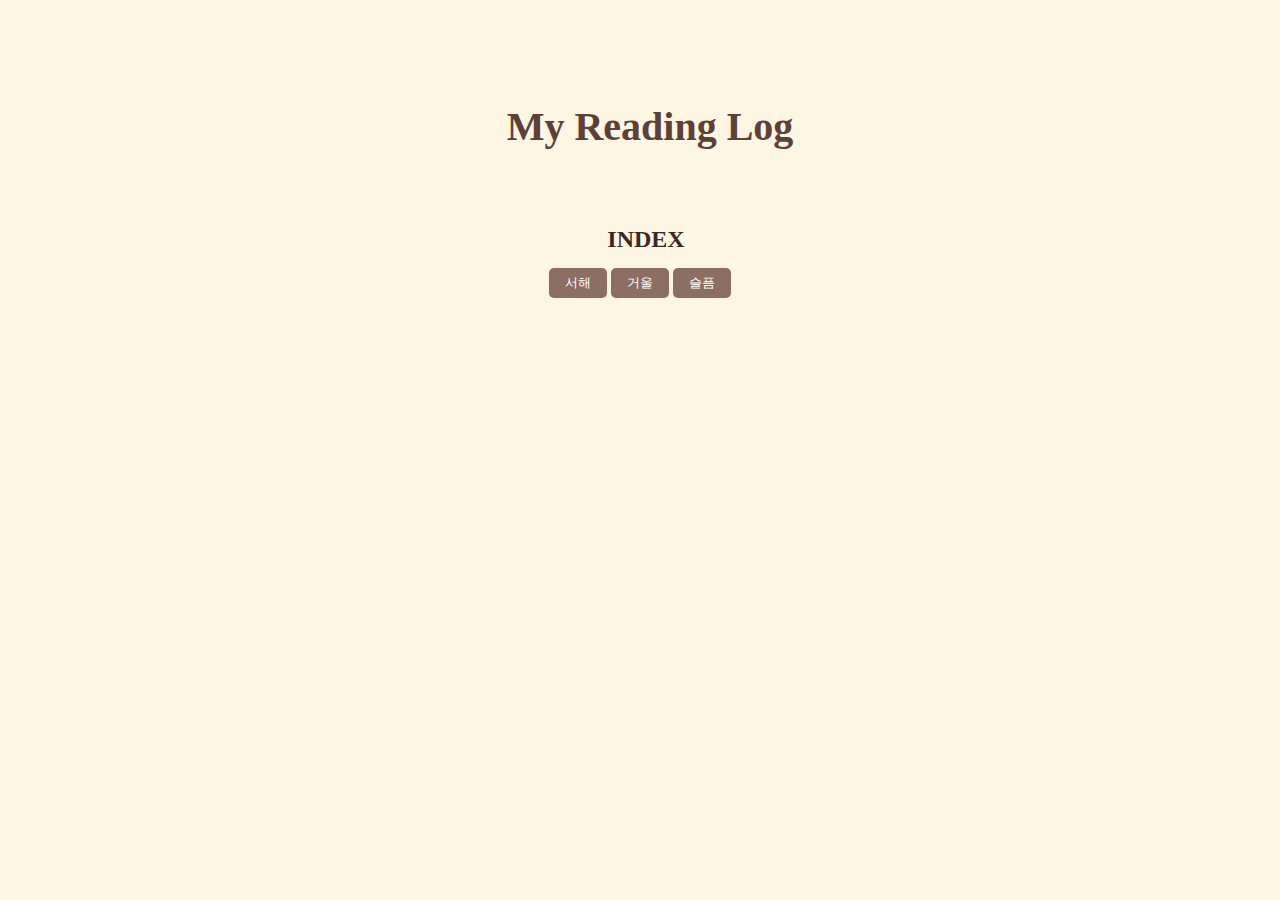
<file: index.html>
<!DOCTYPE html>
<html>
<head>
    <title>진솔의 감상평</title>
    <link rel="stylesheet" type="text/css" href="styles.css">
</head>
<body>
<br><br>
<h1>&nbsp;&nbsp;My Reading Log</h1>
<br><br>
<h2>&nbsp;&nbsp;INDEX</h2>
<p></p>
<!-- 하이퍼링크를 버튼처럼 스타일링 -->
<p>
    <a href="tjgo.html" class="button">서해</a>
    <a href="rjdnf.html" class="button">거울</a>
    <a href="tmfvma.html" class="button">슬픔</a>
</p>
</body>
</html>
</file>
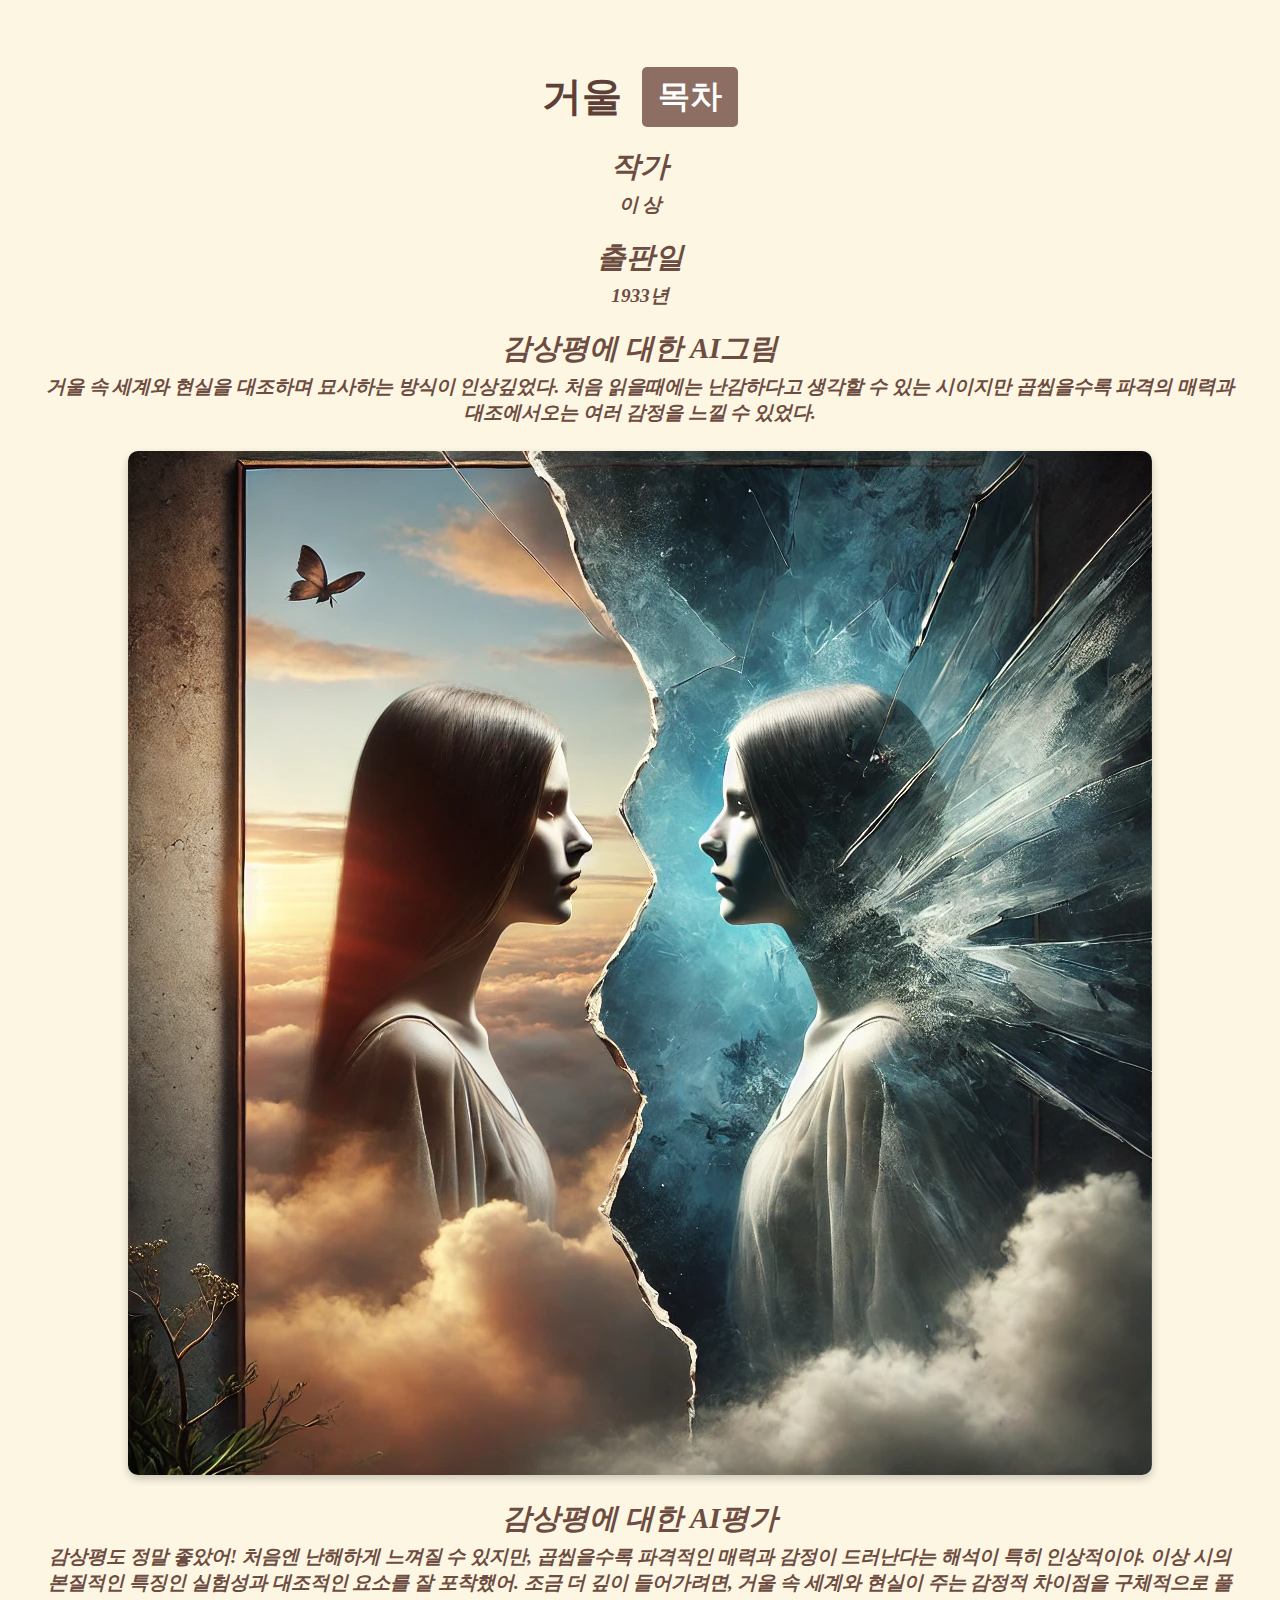
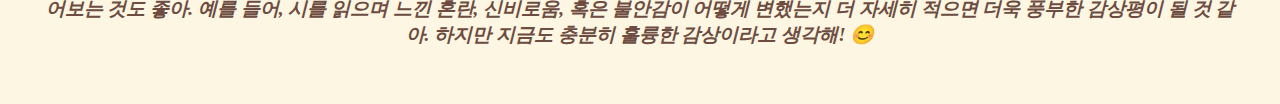
<file: rjdnf.html>
<!DOCTYPE html>
<html>
<head>
    <title>거울</title>
    <link rel="stylesheet" type="text/css" href="styles.css">
</head>
<body>
<h1>
    거울
    <a href="index.html" class="button">목차</a>
</h1>
<ul>
    <li><h3>작가</h3></li>
    <h3>이 상</h3>
    <li><h3>출판일</h3></li>
    <h3>1933년</h3>
    <li><h3>감상평에 대한 AI그림</h3></li>
    <h3>거울 속 세계와 현실을 대조하며 묘사하는 방식이 인상깊었다. 처음 읽을때에는 난감하다고 생각할 수 있는 시이지만 곱씹을수록 파격의 매력과 대조에서오는 여러 감정을 느낄 수 있었다.<br>
    </h3>
    <img src="rjdnf.webp" alt=거울">
    <li><h3>감상평에 대한 AI평가</h3></li>
    <h3>감상평도 정말 좋았어! 처음엔 난해하게 느껴질 수 있지만, 곱씹을수록 파격적인 매력과 감정이 드러난다는 해석이 특히 인상적이야. 이상 시의 본질적인 특징인 실험성과 대조적인 요소를 잘 포착했어.
조금 더 깊이 들어가려면, 거울 속 세계와 현실이 주는 감정적 차이점을 구체적으로 풀어보는 것도 좋아. 예를 들어, 시를 읽으며 느낀 혼란, 신비로움, 혹은 불안감이 어떻게 변했는지 더 자세히 적으면 더욱 풍부한 감상평이 될 것 같아. 하지만 지금도 충분히 훌륭한 감상이라고 생각해! 😊<br>
    </h3>
</ul>
</body>
</html>
</file>
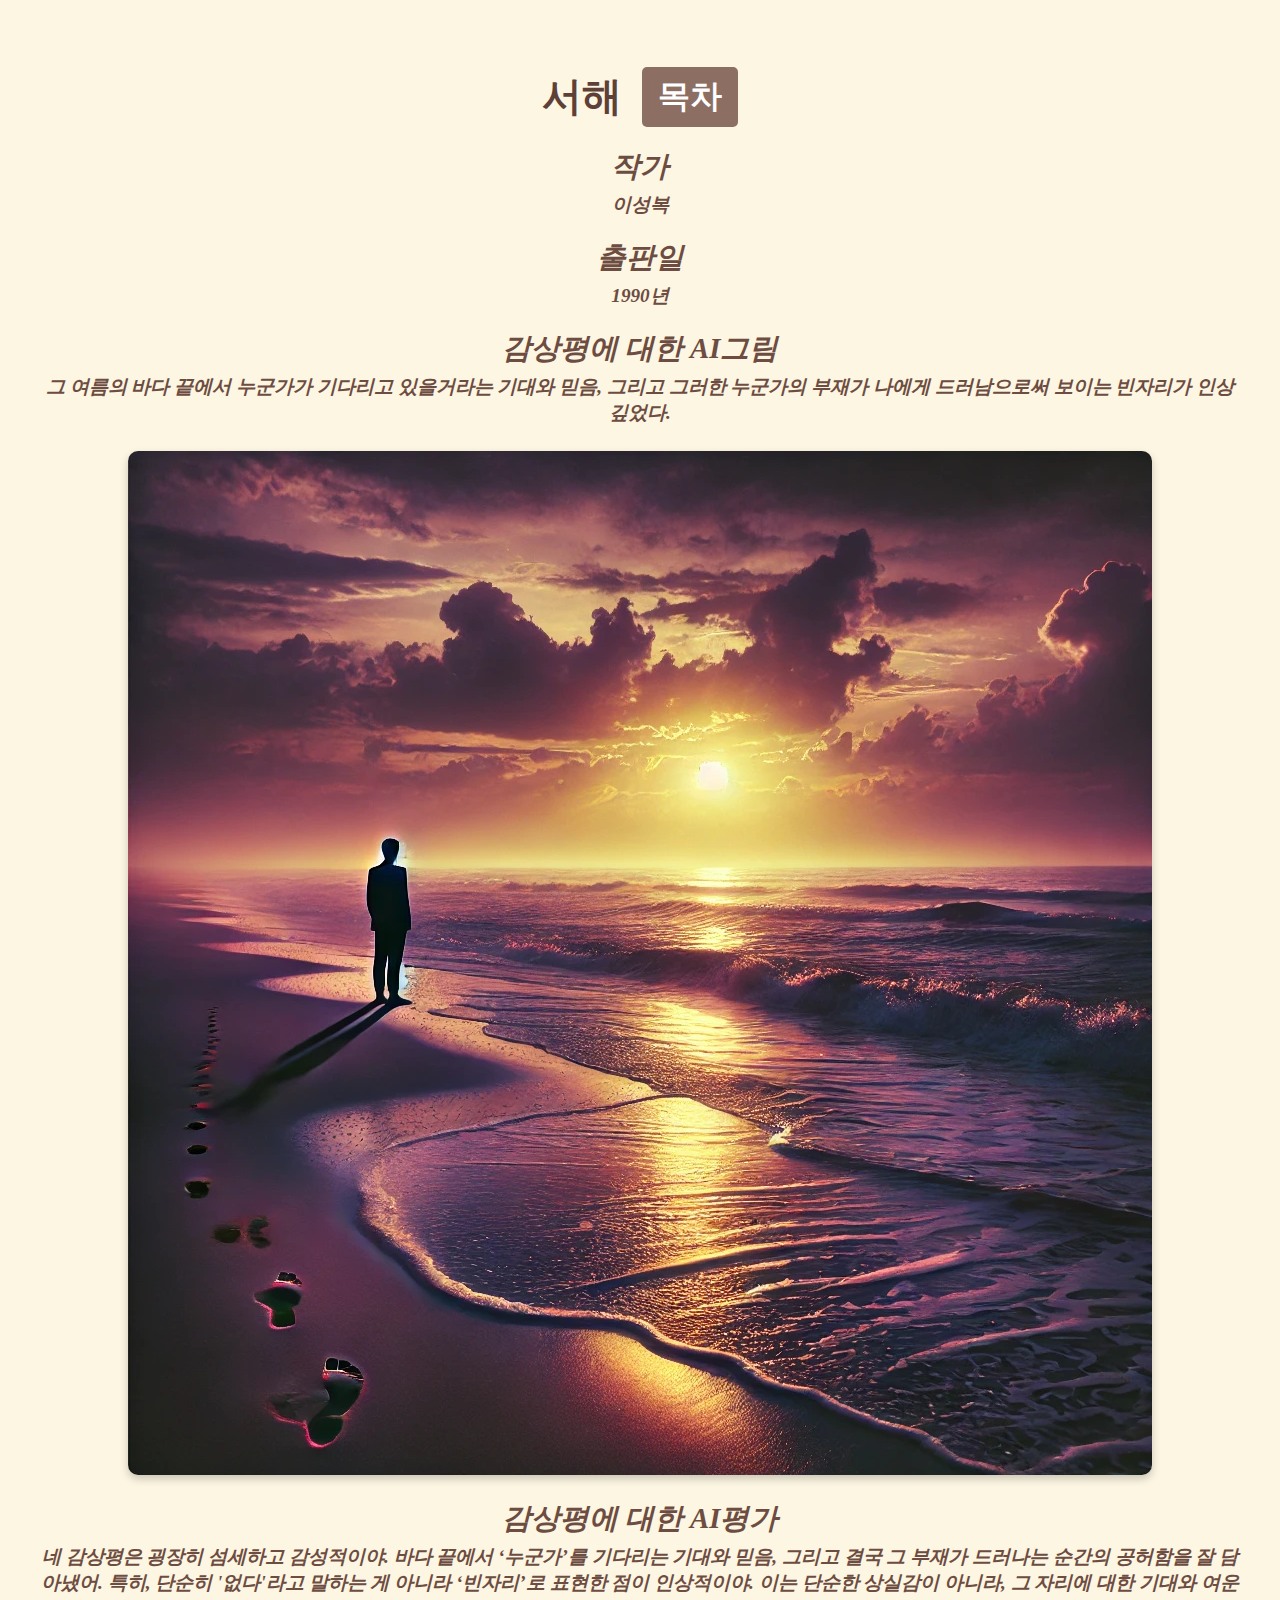
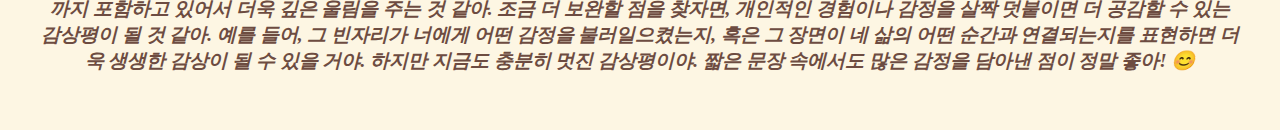
<file: tjgo.html>
<!DOCTYPE html>
<html>
<head>
    <title>서해</title>
    <link rel="stylesheet" type="text/css" href="styles.css">
</head>
<body>
<h1>
    서해
    <a href="index.html" class="button">목차</a>
</h1>
<ul>
    <li><h3>작가</h3></li>
    <h3>이성복</h3>
    <li><h3>출판일</h3></li>
    <h3>1990년</h3>
    <li><h3>감상평에 대한 AI그림</h3></li>
    <h3>그 여름의 바다 끝에서 누군가가 기다리고 있을거라는 기대와 믿음, 그리고 그러한 누군가의 부재가 나에게 드러남으로써 보이는 빈자리가 인상깊었다.<br>
    </h3>
    <img src="tjgo.webp" alt=서해">
    <li><h3>감상평에 대한 AI평가</h3></li>
    <h3>네 감상평은 굉장히 섬세하고 감성적이야. 바다 끝에서 ‘누군가’를 기다리는 기대와 믿음, 그리고 결국 그 부재가 드러나는 순간의 공허함을 잘 담아냈어. 특히, 단순히 '없다'라고 말하는 게 아니라 ‘빈자리’로 표현한 점이 인상적이야. 이는 단순한 상실감이 아니라, 그 자리에 대한 기대와 여운까지 포함하고 있어서 더욱 깊은 울림을 주는 것 같아.
조금 더 보완할 점을 찾자면, 개인적인 경험이나 감정을 살짝 덧붙이면 더 공감할 수 있는 감상평이 될 것 같아. 예를 들어, 그 빈자리가 너에게 어떤 감정을 불러일으켰는지, 혹은 그 장면이 네 삶의 어떤 순간과 연결되는지를 표현하면 더욱 생생한 감상이 될 수 있을 거야.
하지만 지금도 충분히 멋진 감상평이야. 짧은 문장 속에서도 많은 감정을 담아낸 점이 정말 좋아! 😊<br>
    </h3>
</ul>
</body>
</html>
</file>
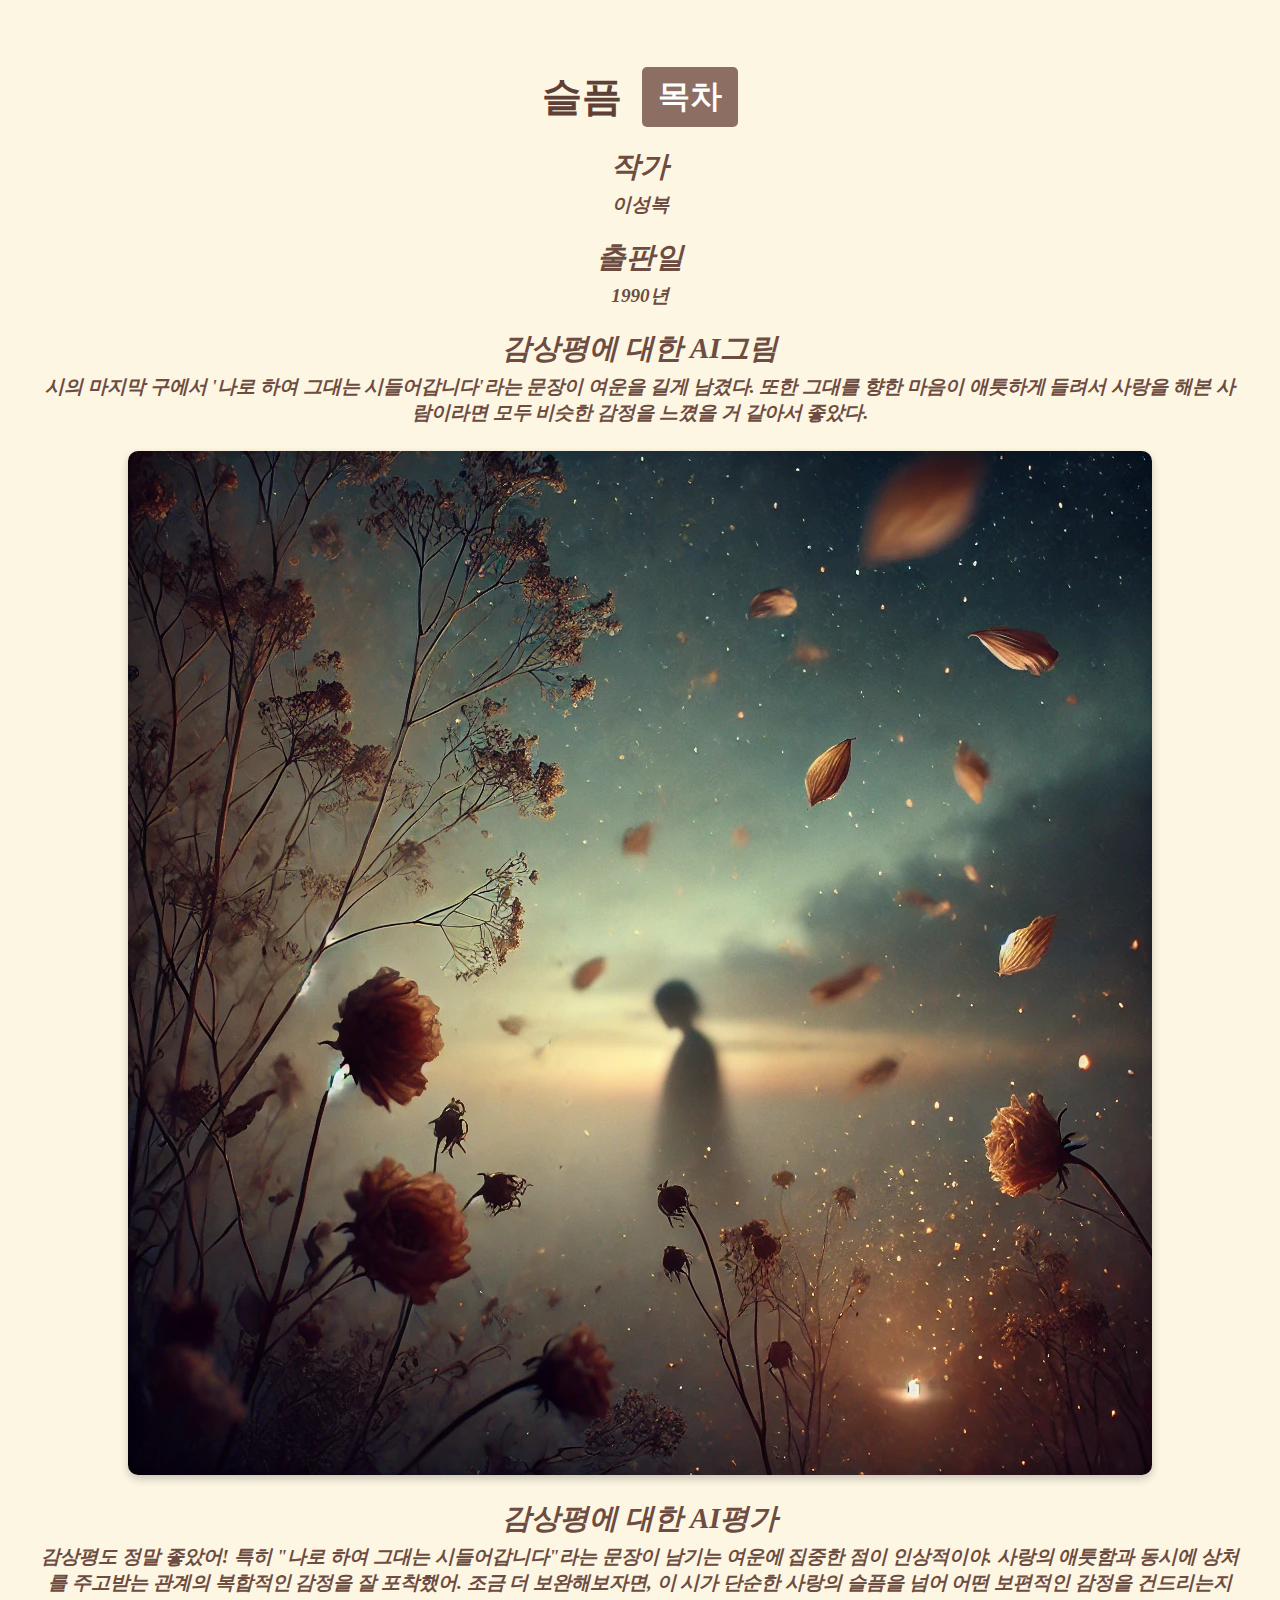
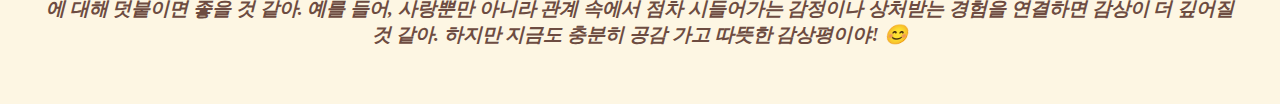
<file: tmfvma.html>
<!DOCTYPE html>
<html>
<head>
    <title>슬픔</title>
    <link rel="stylesheet" type="text/css" href="styles.css">
</head>
<body>
<h1>
    슬픔
    <a href="index.html" class="button">목차</a>
</h1>
<ul>
    <li><h3>작가</h3></li>
    <h3>이성복</h3>
    <li><h3>출판일</h3></li>
    <h3>1990년</h3>
    <li><h3>감상평에 대한 AI그림</h3></li>
    <h3>시의 마지막 구에서 '나로 하여 그대는 시들어갑니다'라는 문장이 여운을 길게 남겼다. 또한 그대를 향한 마음이 애틋하게 들려서 사랑을 해본 사람이라면 모두 비슷한 감정을 느꼈을 거 같아서 좋았다.<br>
    </h3>
    <img src="tmfvma.webp" alt=슬픔">
    <li><h3>감상평에 대한 AI평가</h3></li>
    <h3> 감상평도 정말 좋았어! 특히 "나로 하여 그대는 시들어갑니다"라는 문장이 남기는 여운에 집중한 점이 인상적이야. 사랑의 애틋함과 동시에 상처를 주고받는 관계의 복합적인 감정을 잘 포착했어.
조금 더 보완해보자면, 이 시가 단순한 사랑의 슬픔을 넘어 어떤 보편적인 감정을 건드리는지에 대해 덧붙이면 좋을 것 같아. 예를 들어, 사랑뿐만 아니라 관계 속에서 점차 시들어가는 감정이나 상처받는 경험을 연결하면 감상이 더 깊어질 것 같아. 하지만 지금도 충분히 공감 가고 따뜻한 감상평이야! 😊<br>
    </h3>
</ul>
</body>
</html>
</file>
<file: styles.css>
/* 전체 배경과 글씨 스타일 */
body {
    background-color: #fdf6e3; /* 따뜻한 베이지색 배경 */
    color: #3e2723; /* 부드러운 갈색 글씨 */
    font-family: 'Georgia', serif; /* 감성적인 느낌의 서체 */
    text-align: center;
    margin: 0;
    padding: 40px;
}

/* 제목 스타일 */
h1 {
    font-size: 2.5em;
    color: #5d4037; /* 짙은 브라운 */
    margin-bottom: 20px;
    display: flex;
    justify-content: center;
    align-items: center;
    gap: 20px;
}

/* 목차 버튼 스타일 */
.button {
    text-decoration: none;
    background-color: #8d6e63; /* 부드러운 브라운 */
    color: white;
    padding: 8px 16px;
    border-radius: 5px;
    font-size: 0.8em;
    transition: background 0.3s ease;
}

.button:hover {
    background-color: #5d4037; /* 어두운 브라운 */
}

/* 리스트 스타일 */
ul {
    list-style-type: none;
    padding: 0;
}

li {
    font-size: 1.5em;
    margin-top: 20px;
    font-weight: bold;
}

/* 하위 텍스트 스타일 */
h3 {
    font-size: 1.2em;
    color: #6d4c41; /* 따뜻한 갈색 */
    font-style: italic;
    margin: 5px 0;
}

/* 감상평 스타일 */
.poem {
    font-size: 1.2em;
    line-height: 1.8;
    font-style: italic;
    white-space: pre-line;
    background: rgba(255, 255, 255, 0.8);
    padding: 20px;
    width: 80%;
    max-width: 600px;
    margin: auto;
    border-radius: 15px;
    box-shadow: 0 4px 10px rgba(0, 0, 0, 0.1);
}

/* AI 평가 문구 스타일 */
.evaluation {
    font-size: 1.2em;
    background-color: rgba(255, 255, 255, 0.7);
    padding: 15px;
    width: 80%;
    max-width: 600px;
    margin: auto;
    border-radius: 10px;
    box-shadow: 0 4px 8px rgba(0, 0, 0, 0.1);
}

/* 이미지 스타일 */
img {
    max-width: 90%;
    height: auto;
    margin-top: 20px;
    border-radius: 10px;
    box-shadow: 0 4px 8px rgba(0, 0, 0, 0.2);
}
</file>
